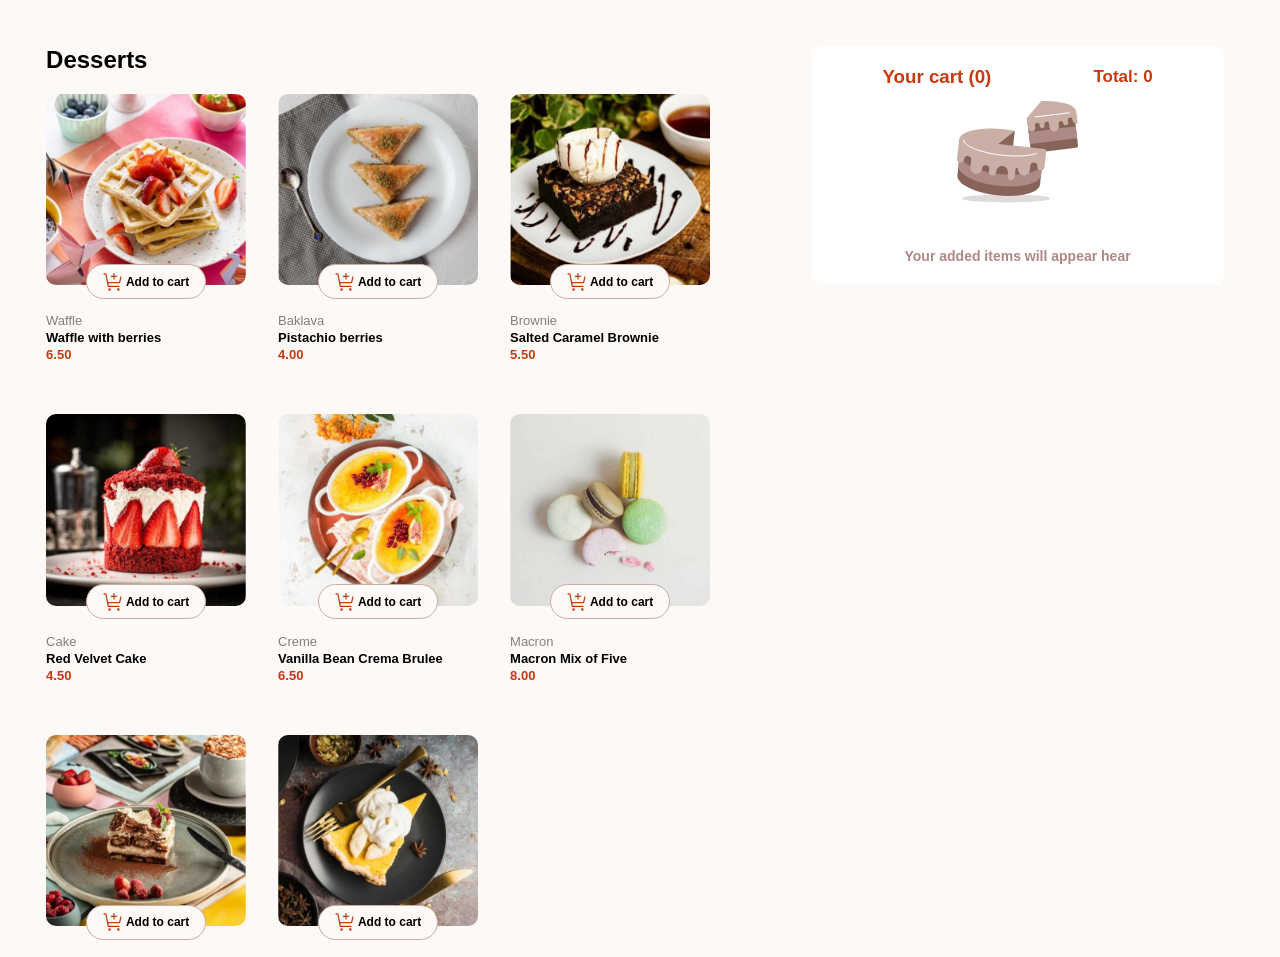
<file: index.html>
<!DOCTYPE html>
<html lang="en">

<head>
    <meta charset="UTF-8">
    <meta name="viewport" content="width=device-width, initial-scale=1.0">
    <title>Add To Cart</title>
    <link rel="stylesheet" href="https://cdnjs.cloudflare.com/ajax/libs/font-awesome/6.6.0/css/all.min.css"
        integrity="sha512-Kc323vGBEqzTmouAECnVceyQqyqdsSiqLQISBL29aUW4U/M7pSPA/gEUZQqv1cwx4OnYxTxve5UMg5GT6L4JJg=="
        crossorigin="anonymous" referrerpolicy="no-referrer" />
    <link rel="stylesheet" href="style.css">
</head>

<body>

    <div class="the-main">
        <div class="left-container">
            <div class="heading">
                <h2>Desserts</h2>
            </div>
            <div class="all-item">
                <div class="item">
                    <div class="img">
                        <img class="food-photo" src="./assets/image-waffle-desktop.jpg" alt="">
                        <div class="div-add-btn">
                            <button class="add-to-btn"><img src="./assets/icon-add-to-cart.svg" alt="" class="icon">Add to
                                cart</button>
                        </div>
                    </div>
                    <div class="details-food">
                        <p class="quantity" style="display: none;">1</p>
                        <p class="item-name">Waffle</p>
                        <p class="item-full-name">Waffle with berries</p>
                        <p class="item-price">6.50</p>
                    </div>

                </div>
                <div class="item">
                    <div class="img">
                        <img class="food-photo" src="./assets/image-baklava-desktop.jpg" alt="">
                        <div class="div-add-btn">
                            <button class="add-to-btn"><img src="./assets/icon-add-to-cart.svg" alt="" class="icon">Add to
                                cart</button>
                        </div>
                    </div>
                    <div class="details-food">
                        <p class="quantity" style="display: none;">1</p>
                        <p class="item-name">Baklava</p>
                        <p class="item-full-name">Pistachio berries</p>
                        <p class="item-price">4.00</p>
                    </div>

                </div>
                <div class="item">
                    <div class="img">
                        <img class="food-photo" src="./assets/image-brownie-desktop.jpg" alt="">
                        <div class="div-add-btn">
                            <button class="add-to-btn"><img src="./assets/icon-add-to-cart.svg" alt="" class="icon">Add to
                                cart</button>
                        </div>
                    </div>
                    <div class="details-food">
                        <p class="quantity" style="display: none;">1</p>
                        <p class="item-name">Brownie</p>
                        <p class="item-full-name">Salted Caramel Brownie</p>
                        <p class="item-price">5.50</p>
                    </div>

                </div>
                <div class="item">
                    <div class="img">
                        <img class="food-photo" src="./assets/image-cake-desktop.jpg" alt="">
                        <div class="div-add-btn">
                            <button class="add-to-btn"><img src="./assets/icon-add-to-cart.svg" alt="" class="icon">Add to
                                cart</button>
                        </div>
                    </div>
                    <div class="details-food">
                        <p class="quantity" style="display: none;">1</p>
                        <p class="item-name">Cake</p>
                        <p class="item-full-name">Red Velvet Cake</p>
                        <p class="item-price">4.50</p>
                    </div>

                </div>
                <div class="item">
                    <div class="img">
                        <img class="food-photo" src="./assets/image-creme-brulee-desktop.jpg" alt="">
                        <div class="div-add-btn">
                            <button class="add-to-btn"><img src="./assets/icon-add-to-cart.svg" alt="" class="icon">Add to
                                cart</button>
                        </div>
                    </div>
                    <div class="details-food">
                        <p class="quantity" style="display: none;">1</p>
                        <p class="item-name">Creme</p>
                        <p class="item-full-name">Vanilla Bean Crema Brulee</p>
                        <p class="item-price">6.50</p>
                    </div>

                </div>
                <div class="item">
                    <div class="img">
                        <img class="food-photo" src="./assets/image-macaron-desktop.jpg" alt="">
                        <div class="div-add-btn">
                            <button class="add-to-btn"><img src="./assets/icon-add-to-cart.svg" alt="" class="icon">Add to
                                cart</button>
                        </div>
                    </div>
                    <div class="details-food">
                        <p class="quantity" style="display: none;">1</p>
                        <p class="item-name">Macron</p>
                        <p class="item-full-name">Macron Mix of Five</p>
                        <p class="item-price">8.00</p>
                    </div>


                </div>
                <!-- <div class="item">
                    <div class="img">
                        <img class="food-photo" src="./assets/image-panna-cotta-desktop.jpg" alt="">
                        <div class="div-add-btn">
                            <button class="add-to-btn"><img src="./assets/icon-add-to-cart.svg" alt="" class="icon">Add to
                                cart</button>
                        </div>
                    </div>
                    <div class="details-food">
                        <p class="item-name">Waffle</p>
                        <p class="item-full-name">Waffle with berries</p>
                        <p class="item-price">6.50</p>
                    </div>


                </div> -->
                <div class="item">
                    <div class="img">
                        <img class="food-photo" src="./assets/image-tiramisu-desktop.jpg" alt="">
                        <div class="div-add-btn">
                            <button class="add-to-btn"><img src="./assets/icon-add-to-cart.svg" alt="" class="icon">Add to
                                cart</button>

                        </div>
                    </div>
                    <div class="details-food">
                        <p class="quantity" style="display: none;">1</p>
                        <p class="item-name">Panna</p>
                        <p class="item-full-name">Vanilla Panna Cotta</p>
                        <p class="item-price">6.50</p>
                    </div>


                </div>
                <div class="item">
                    <div class="img">
                        <img class="food-photo" src="./assets/image-meringue-desktop.jpg" alt="">
                        <div class="div-add-btn">
                            <button class="add-to-btn"><img src="./assets/icon-add-to-cart.svg" alt="" class="icon">Add to
                                cart</button>
                        </div>
                    </div>
                    <div class="details-food">
                        <p class="quantity" style="display: none;">1</p>
                        <p class="item-name">Tiramisu</p>
                        <p class="item-full-name">Classic Tiramisu</p>
                        <p class="item-price">5.50</p>
                    </div>


                </div>
            </div>
        </div>
        <div class="right-container">
            <div class="head-part">
                <h3>Your cart (<span class="add-count">0</span>)</h3>
                <button class="totalbtn">Total: <span class="totalAmount">0</span></button>

            </div>
            <div class="empty-img empty">
                <img class="eimg" src="./assets/illustration-empty-cart.svg" alt="">
                <p class="appear">Your added items will appear hear</p>

            </div>

            <div class="itemmms">

            </div>
            <button class="confirmbtn">Confirm order</button>
           

        </div>
    </div>



    <div id="popup" class="popup">

    </div>


    <script src="script.js"></script>
</body>

</html>
</file>
<file: style.css>
*{
    padding: 0;
    margin: 0;
    box-sizing: border-box;
    font-family: sans-serif;
}
body,html{
    
    width: 100vw;
    height: 100vh;
    background-color: hsl(20, 50%, 98%);
    margin: 1.8vw;
    overflow-y: auto;
    overflow-x: hidden;
}
.the-main{
    width: 92vw;
    height: 85vh;
   
}
.the-main .left-container{
    width: 65%;
  
   /* border: 1px solid red; */
    height: 85vh;
   float: left;
  
 
   
}
.the-main .right-container{
    float: right;
    width: 35%;
    height: auto;
   padding: 20px;
   border-radius: 10px;
   background-color: white;
   
}

.item{
    margin-top: 20px;
    display: flex;
    flex-direction: column;
    gap: 1.5rem;
  
 clear: both;
    
}
.all-item{
  gap: 2rem;
    display: flex;
    flex-wrap: wrap;

}
.img{
    position: relative;
}
.img .food-photo{
    width: 200px;
    border-radius: 10px;
   
}
.add-to-btn{
    position: absolute;
    top: 170px;
    left: 40px;
    background:hsl(20, 50%, 98%);
    border: 1px solid hsl(14, 25%, 72%);
    width:120px;
    height: 35px;
    border-radius: 20px;
    display: flex;
    align-items: center;
    justify-content: center;
   font-weight: bold;
   font-size: 12px;
   gap: 2px;

}
.item-name{
    font-size: 13px;
    color: grey;
}
.item-full-name,.nameofitem{
    font-size: 13px;
    font-weight: bold;
}
.item-price,.dollar{
    color:  hsl(14, 86%, 42%);
    font-size: 13px;
    font-weight:600;
    display: inline;
}
.details-food{
    display: flex;
    flex-direction: column;
    gap: 2px;
}

/* 
right */
h3,.itemcartcount{
    color: hsl(14, 86%, 42%);
    font-weight: bold;
}
.empty{
    display: flex;
    align-items: center;
    flex-direction: column;
    gap: 2rem;
    
}
.empty img{
    margin: auto;
}
.appear{
    font-size: 14px;
    color:hsl(7, 20%, 60%);
    font-weight: bold;
}
.flex{
    background-color: hsl(14, 86%, 42%);
    color: white;
    display: flex;
    justify-content: space-around;
}
.inde{
    background:hsl(14, 86%, 42%);
   
    border: none;
}
.cartitem{
    margin-top: 20px;
    display: flex;
    flex-wrap: wrap;
    align-items: center;
    justify-content: space-between;
}
.iteemmm{
    display: flex;
    flex-direction: column;
}
.cartitemdet{
    display: flex;
    gap: 2rem;
    justify-content: center;
    align-items: center;
}
.hr{
    
    margin-top: 10px;
    width: 100%;
    height: 1px;
    background-color: rgb(236, 222, 222);
    
    
}
.cut{
 border: 1px solid hsl(14, 25%, 72%);
    text-align: center;
    height: 20px;
    width: 20px;
    border-radius: 50%;
}
.total{
    margin-top: 30px;
    display: flex;
    justify-content: space-between;

}
.head-part{
    display: flex;
    justify-content: space-around;
}
.head-part button{
    color: hsl(14, 86%, 42%);
    font-weight: bold;
    background-color: transparent;
    border: none;
    font-size: 17px;
}
.confirm-order{
margin: 30px;
}
.Orderbtn{
    background-color: hsl(14, 86%, 42%);
    width: 350px;
    height:35px;
    border: none;
    border-radius: 20px;
    color: white;
}

/* confirm box */

.confirmbtn{
    height: 35px;
    color: white;
    border-radius: 10px;
    border: none;
    width: 250px;
    background-color:  hsl(14, 86%, 42%);
    margin-left: 100px;
    margin-top: 20px;
    display: none;
}
.add-img{
    width: 55px;
    height: 55px;
}
.add-to-btn2{
display: none;
}


.popup {
    display: none; 
    position: fixed; 
    z-index: 1; 
    left: 0;
    top: 0;
    width: 100%; 
    height: 100%; 
    overflow: auto; 
    background-color: rgb(0,0,0); 
    background-color: rgba(0,0,0,0.4); 
}

.popup-content {
    background-color: #fefefe;
    margin: 15% auto; 
    padding: 20px;
    border: 1px solid #888;
    width: 80%; 
    max-width: 300px;
    text-align: center;
    border-radius: 10px;
}

.startNeworder{
    height: 35px;
    color: white;
    border-radius: 10px;
    border: none;
    width: 200px;
    background-color:  hsl(14, 86%, 42%);
    margin-top: 10px;
   
   
}
.order-det{
    color: black;
    display: flex;
    flex-direction: column;
    gap: 1rem;
    margin-top: 10px;
}
.order-det h3{
    color: black;
}

.food-border{
    border: 3px solid hsl(14,86%,42%);
}
.inde{
    color: white;
}
</file>
<file: AddToCart.css>
*{
    padding: 0;
    margin: 0;
    box-sizing: border-box;
    font-family: sans-serif;
}
body,html{
    
    width: 100vw;
    height: 100vh;
    background-color: hsl(20, 50%, 98%);
    margin: 1.8vw;
    overflow-y: auto;
    overflow-x: hidden;
}
.the-main{
    width: 92vw;
    height: 85vh;
   
}
.the-main .left-container{
    width: 65%;
  
   /* border: 1px solid red; */
    height: 85vh;
   float: left;
  
 
   
}
.the-main .right-container{
    float: right;
    width: 35%;
    height: auto;
   padding: 20px;
   border-radius: 10px;
   background-color: white;
   
}

.item{
    margin-top: 20px;
    display: flex;
    flex-direction: column;
    gap: 1.5rem;
  
 clear: both;
    
}
.all-item{
  gap: 2rem;
    display: flex;
    flex-wrap: wrap;

}
.img{
    position: relative;
}
.img .food-photo{
    width: 200px;
    border-radius: 10px;
   
}
.add-to-btn{
    position: absolute;
    top: 170px;
    left: 40px;
    background:hsl(20, 50%, 98%);
    border: 1px solid hsl(14, 25%, 72%);
    width:120px;
    height: 35px;
    border-radius: 20px;
    display: flex;
    align-items: center;
    justify-content: center;
   font-weight: bold;
   font-size: 12px;
   gap: 2px;

}
.item-name{
    font-size: 13px;
    color: grey;
}
.item-full-name,.nameofitem{
    font-size: 13px;
    font-weight: bold;
}
.item-price,.dollar{
    color:  hsl(14, 86%, 42%);
    font-size: 13px;
    font-weight:600;
    display: inline;
}
.details-food{
    display: flex;
    flex-direction: column;
    gap: 2px;
}

/* 
right */
h3,.itemcartcount{
    color: hsl(14, 86%, 42%);
    font-weight: bold;
}
.empty{
    display: flex;
    align-items: center;
    flex-direction: column;
    gap: 2rem;
    
}
.empty img{
    margin: auto;
}
.appear{
    font-size: 14px;
    color:hsl(7, 20%, 60%);
    font-weight: bold;
}
.flex{
    background-color: hsl(14, 86%, 42%);
    color: white;
    display: flex;
    justify-content: space-around;
}
.inde{
    background:hsl(14, 86%, 42%);
   
    border: none;
}
.cartitem{
    margin-top: 20px;
    display: flex;
    flex-wrap: wrap;
    align-items: center;
    justify-content: space-between;
}
.iteemmm{
    display: flex;
    flex-direction: column;
}
.cartitemdet{
    display: flex;
    gap: 2rem;
    justify-content: center;
    align-items: center;
}
.hr{
    
    margin-top: 10px;
    width: 100%;
    height: 1px;
    background-color: rgb(236, 222, 222);
    
    
}
.cut{
 border: 1px solid hsl(14, 25%, 72%);
    text-align: center;
    height: 20px;
    width: 20px;
    border-radius: 50%;
}
.total{
    margin-top: 30px;
    display: flex;
    justify-content: space-between;

}
.head-part{
    display: flex;
    justify-content: space-around;
}
.head-part button{
    color: hsl(14, 86%, 42%);
    font-weight: bold;
    background-color: transparent;
    border: none;
    font-size: 17px;
}
.confirm-order{
margin: 30px;
}
.Orderbtn{
    background-color: hsl(14, 86%, 42%);
    width: 350px;
    height:35px;
    border: none;
    border-radius: 20px;
    color: white;
}

/* confirm box */

.confirmbtn{
    height: 35px;
    color: white;
    border-radius: 10px;
    border: none;
    width: 250px;
    background-color:  hsl(14, 86%, 42%);
    margin-left: 100px;
    margin-top: 20px;
    display: none;
}
.add-img{
    width: 55px;
    height: 55px;
}
.add-to-btn2{
display: none;
}


.popup {
    display: none; 
    position: fixed; 
    z-index: 1; 
    left: 0;
    top: 0;
    width: 100%; 
    height: 100%; 
    overflow: auto; 
    background-color: rgb(0,0,0); 
    background-color: rgba(0,0,0,0.4); 
}

.popup-content {
    background-color: #fefefe;
    margin: 15% auto; 
    padding: 20px;
    border: 1px solid #888;
    width: 80%; 
    max-width: 300px;
    text-align: center;
    border-radius: 10px;
}

.startNeworder{
    height: 35px;
    color: white;
    border-radius: 10px;
    border: none;
    width: 200px;
    background-color:  hsl(14, 86%, 42%);
    margin-top: 10px;
   
   
}
.order-det{
    color: black;
    display: flex;
    flex-direction: column;
    gap: 1rem;
    margin-top: 10px;
}
.order-det h3{
    color: black;
}

.food-border{
    border: 3px solid hsl(14,86%,42%);
}
.inde{
    color: white;
}
</file>
